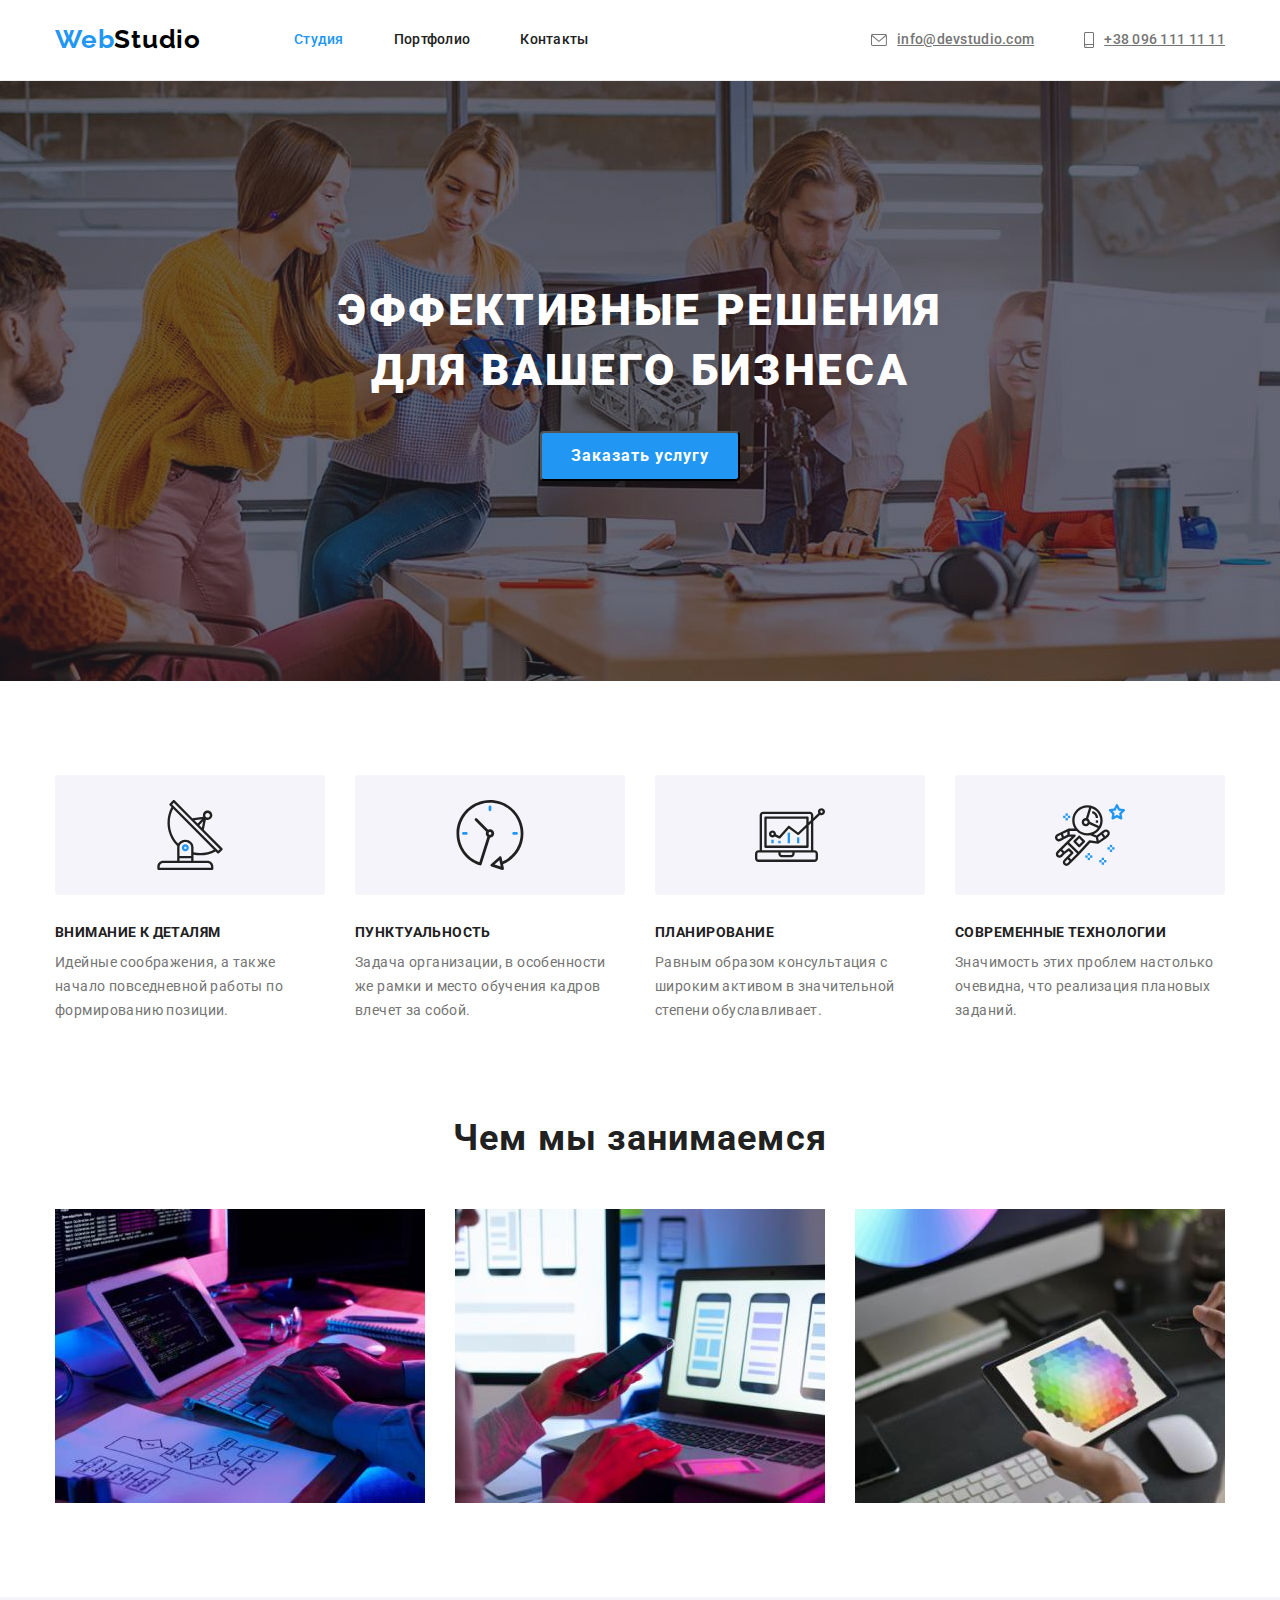
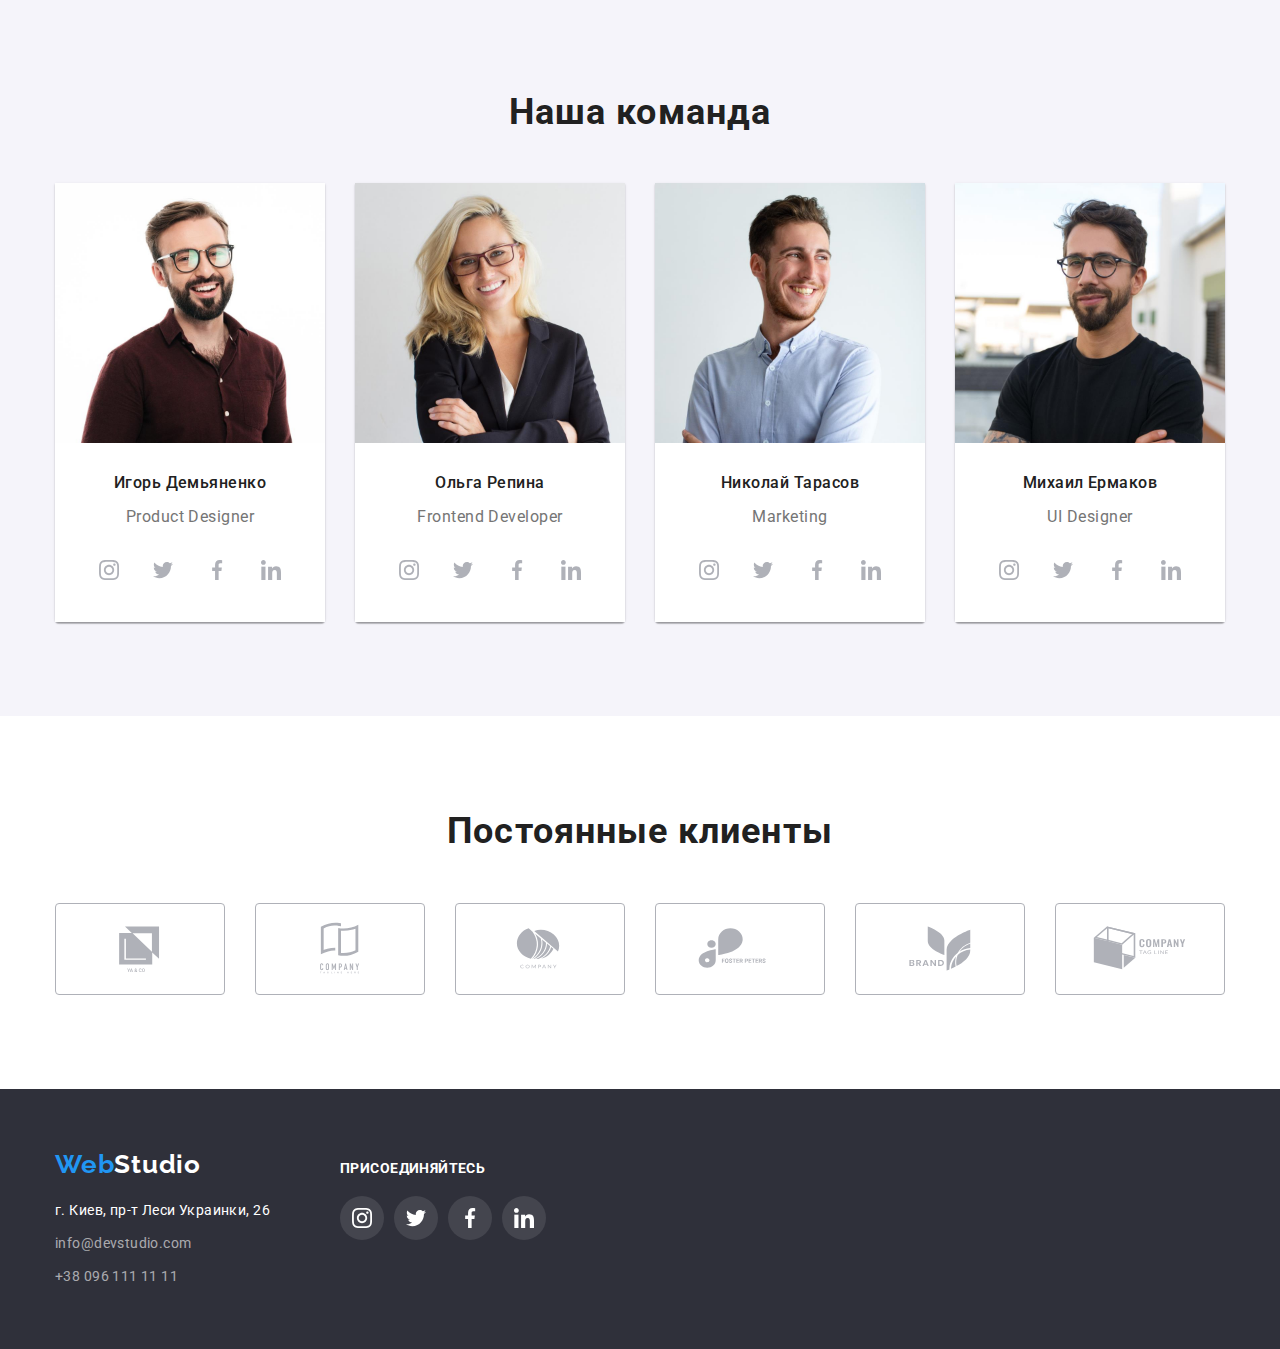
<file: index.html>
<!DOCTYPE html>
<html lang="ru">
  <head>
    <meta charset="UTF-8" />
    <meta http-equiv="X-UA-Compatible" content="IE=edge" />
    <meta name="viewport" content="width=device-width, initial-scale=1.0" />
    <title>Домашнее задание 4</title>
    <link
      rel="stylesheet"
      href="https://cdnjs.cloudflare.com/ajax/libs/modern-normalize/1.1.0/modern-normalize.min.css"
    />
    <link
      href="https://fonts.googleapis.com/css2?family=Raleway:wght@700&family=Roboto:wght@400;500;700;900&display=swap"
      rel="stylesheet"
    />
    <link rel="stylesheet" href="./css/styles.css" />
  </head>

  <body>
    <!--верхняя линия-->
    <header class="header">
      <div class="container nav">
        <a href="./index.html" class="logo-link link"
          ><span class="logo">Web</span
          ><span class="logo-header">Studio</span></a
        >
        <nav class="header-navigation">
          <ul class="header-list list">
            <li class="header-item">
              <a class="header-link link current" href="./index.html">Студия</a>
            </li>
            <li class="header-item">
              <a class="header-link link" href="./portfolio.html">Портфолио</a>
            </li>
            <li class="header-item">
              <a class="header-link link" href="">Контакты</a>
            </li>
          </ul>
        </nav>
        <ul class="contacs list">
          <li class="contakts-item-mail">
            <a class="contakts-item-link mail" href="mailto:info@devstudio.com">
              <svg class="link-mail" width="16" height="12">
                <use href="./images/symbol-defs.svg#envelope-hover"></use>
              </svg>
              info@devstudio.com</a
            >
          </li>
          <li class="contakts-item-tel">
            <a class="contakts-item-link tel" href="tel:+380961111111">
              <svg class="link-tel" width="10" height="16">
                <use href="./images/symbol-defs.svg#smartphone"></use>
              </svg>
              +38 096 111 11 11</a
            >
          </li>
        </ul>
      </div>
    </header>
    <main>
      <!--Герой-->
      <section class="hero">
        <div class="container">
          <h1 class="hero-title">
            ЭФФЕКТИВНЫЕ РЕШЕНИЯ <br />
            ДЛЯ ВАШЕГО БИЗНЕСА
          </h1>
          <button class="hero-title-button" type="button">
            Заказать услугу
          </button>
        </div>
      </section>
      <!--особенности-->
      <section class="section">
        <div class="container">
          <h2 class="visually-hidden">Особенности</h2>
          <ul class="features list">
            <li class="feutures-item">
              <div class="feutures-icon">
                <svg class="svg-feuters-icon" width="70" height="70">
                  <use href="./images/symbol-defs.svg#icon-antenna"></use>
                </svg>
              </div>
              <h3 class="feutures-title">Внимание к деталям</h3>
              <p class="feutures-text">
                Идейные соображения, а также начало повседневной работы по
                формированию позиции.
              </p>
            </li>
            <li class="feutures-item">
              <div class="feutures-icon">
                <svg class="svg-feuters-icon" width="70" height="70">
                  <use href="./images/symbol-defs.svg#icon-clock"></use>
                </svg>
              </div>
              <h3 class="feutures-title">Пунктуальность</h3>
              <p class="feutures-text">
                Задача организации, в особенности же рамки и место обучения
                кадров влечет за собой.
              </p>
            </li>
            <li class="feutures-item">
              <div class="feutures-icon">
                <svg class="svg-feuters-icon" width="70" height="70">
                  <use href="./images/symbol-defs.svg#icon-diagram"></use>
                </svg>
              </div>
              <h3 class="feutures-title">Планирование</h3>
              <p class="feutures-text">
                Равным образом консультация с широким активом в значительной
                степени обуславливает.
              </p>
            </li>
            <li class="feutures-item">
              <div class="feutures-icon">
                <svg class="svg-feuters-icon" width="70" height="70">
                  <use href="./images/symbol-defs.svg#icon-astronaut"></use>
                </svg>
              </div>
              <h3 class="feutures-title">Современные технологии</h3>
              <p class="feutures-text">
                Значимость этих проблем настолько очевидна, что реализация
                плановых заданий.
              </p>
            </li>
          </ul>
        </div>
      </section>
      <!--чем занимаемся-->
      <section class="section work">
        <div class="container">
          <h2 class="heading">Чем мы занимаемся</h2>
          <ul class="work-list list">
            <li class="work-item">
              <img
                src="./images/box1.jpg"
                alt="програмист работает за столом в офисе"
                width="370"
              />
            </li>
            <li class="work-item">
              <img
                src="./images/box2.jpg"
                alt="разработка мобильных приложений"
                width="370"
              />
            </li>
            <li class="work-item">
              <img
                src="./images/box3.jpg"
                alt="веб дизайнер подбирает цвет на графическом планшете"
                width="370"
              />
            </li>
          </ul>
        </div>
      </section>
      <!--наша команда-->
      <section class="section section-team">
        <div class="container">
          <h2 class="heading-team">Наша команда</h2>

          <ul class="team-list">
            <li class="team-item-img">
              <img src="./images/img.jpg" alt="employee photo" width="270" />
              <div class="tiam-section">
                <h3 class="team-title">Игорь Демьяненко</h3>
                <p class="team-text">Product Designer</p>
                <ul class="icon-list">
                  <li class="icon-item">
                    <a class="icon-link" href="">
                      <svg class="icon" width="20" height="20">
                        <use href="./images/symbol-defs.svg#instagram"></use>
                      </svg>
                    </a>
                  </li>
                  <li class="icon-item">
                    <a class="icon-link" href="">
                      <svg class="icon" width="20" height="20">
                        <use href="./images/symbol-defs.svg#twitter"></use>
                      </svg>
                    </a>
                  </li>
                  <li class="icon-item">
                    <a class="icon-link" href="">
                      <svg class="icon" width="20" height="20">
                        <use href="./images/symbol-defs.svg#facebook"></use>
                      </svg>
                    </a>
                  </li>
                  <li class="icon-item">
                    <a class="icon-link" href="">
                      <svg class="icon" width="20" height="20">
                        <use href="./images/symbol-defs.svg#linkedin"></use>
                      </svg>
                    </a>
                  </li>
                </ul>
              </div>
            </li>
            <li class="team-item-img">
              <img src="./images/img2.jpg" alt="employee photo" width="270" />
              <div class="tiam-section">
                <h3 class="team-title">Ольга Репина</h3>
                <p class="team-text">Frontend Developer</p>
                <ul class="icon-list">
                  <li class="icon-item">
                    <a class="icon-link" href="">
                      <svg class="icon" width="20" height="20">
                        <use href="./images/symbol-defs.svg#instagram"></use>
                      </svg>
                    </a>
                  </li>
                  <li class="icon-item">
                    <a class="icon-link" href="">
                      <svg class="icon" width="20" height="20">
                        <use href="./images/symbol-defs.svg#twitter"></use>
                      </svg>
                    </a>
                  </li>
                  <li class="icon-item">
                    <a class="icon-link" href="">
                      <svg class="icon" width="20" height="20">
                        <use href="./images/symbol-defs.svg#facebook"></use>
                      </svg>
                    </a>
                  </li>
                  <li class="icon-item">
                    <a class="icon-link" href="">
                      <svg class="icon" width="20" height="20">
                        <use href="./images/symbol-defs.svg#linkedin"></use>
                      </svg>
                    </a>
                  </li>
                </ul>
              </div>
            </li>
            <li class="team-item-img">
              <img src="./images/img3.jpg" alt="employee photo" width="270" />
              <div class="tiam-section">
                <h3 class="team-title">Николай Тарасов</h3>
                <p class="team-text">Marketing</p>
                <ul class="icon-list">
                  <li class="icon-item">
                    <a class="icon-link" href="">
                      <svg class="icon" width="20" height="20">
                        <use href="./images/symbol-defs.svg#instagram"></use>
                      </svg>
                    </a>
                  </li>

                  <li class="icon-item">
                    <a class="icon-link" href="">
                      <svg class="icon" width="20" height="20">
                        <use href="./images/symbol-defs.svg#twitter"></use>
                      </svg>
                    </a>
                  </li>

                  <li class="icon-item">
                    <a class="icon-link" href="">
                      <svg class="icon" width="20" height="20">
                        <use href="./images/symbol-defs.svg#facebook"></use>
                      </svg>
                    </a>
                  </li>

                  <li class="icon-item">
                    <a class="icon-link" href="">
                      <svg class="icon" width="20" height="20">
                        <use href="./images/symbol-defs.svg#linkedin"></use>
                      </svg>
                    </a>
                  </li>
                </ul>
              </div>
            </li>
            <li class="team-item-img">
              <img src="./images/img4.jpg" alt="employee photo" width="270" />
              <div class="tiam-section">
                <h3 class="team-title">Михаил Ермаков</h3>
                <p class="team-text">UI Designer</p>
                <ul class="icon-list">
                  <li class="icon-item">
                    <a class="icon-link" href="">
                      <svg class="icon" width="20" height="20">
                        <use href="./images/symbol-defs.svg#instagram"></use>
                      </svg>
                    </a>
                  </li>

                  <li class="icon-item">
                    <a class="icon-link" href="">
                      <svg class="icon" width="20" height="20">
                        <use href="./images/symbol-defs.svg#twitter"></use>
                      </svg>
                    </a>
                  </li>

                  <li class="icon-item">
                    <a class="icon-link" href="">
                      <svg class="icon" width="20" height="20">
                        <use href="./images/symbol-defs.svg#facebook"></use>
                      </svg>
                    </a>
                  </li>

                  <li class="icon-item">
                    <a class="icon-link" href="">
                      <svg class="icon" width="20" height="20">
                        <use href="./images/symbol-defs.svg#linkedin"></use>
                      </svg>
                    </a>
                  </li>
                </ul>
              </div>
            </li>
          </ul>
        </div>
      </section>
      <!-- постоянные клиенты -->
      <section class="section">
        <div class="container">
          <h2 class="heading-clients">Постоянные клиенты</h2>
          <ul class="clients-list">
            <li class="clients-item">
              <a class="clients-link" href="">
                <svg class="icon" width="106" height="60">
                  <use href="./images/symbol-defs.svg#icon-Logo"></use>
                </svg>
              </a>
            </li>
            <li class="clients-item">
              <a class="clients-link" href="">
                <svg class="icon" width="106" height="60">
                  <use href="./images/symbol-defs.svg#icon-Logo1"></use>
                </svg>
              </a>
            </li>
            <li class="clients-item">
              <a class="clients-link" href="">
                <svg class="icon" width="106" height="60">
                  <use href="./images/symbol-defs.svg#icon-Logo2"></use>
                </svg>
              </a>
            </li>
            <li class="clients-item">
              <a class="clients-link" href="">
                <svg class="icon" width="106" height="60">
                  <use href="./images/symbol-defs.svg#icon-Logo4"></use>
                </svg>
              </a>
            </li>
            <li class="clients-item">
              <a class="clients-link" href="">
                <svg class="icon" width="106" height="60">
                  <use href="./images/symbol-defs.svg#icon-Logo5"></use>
                </svg>
              </a>
            </li>
            <li class="clients-item">
              <a class="clients-link" href="">
                <svg class="icon" width="106" height="60">
                  <use href="./images/symbol-defs.svg#icon-Logo6"></use>
                </svg>
              </a>
            </li>
          </ul>
        </div>
      </section>
    </main>
    <!--подвал-->
    <footer class="footer">
      <div class="container foot">
        <div class="footer-address">
          <a href="./index.html" class="logo-link-footer link"
            ><span class="logo">Web</span
            ><span class="logo-footer">Studio</span></a
          >
          <address>
            <ul class="address list">
              <li class="address-item">
                <a
                  href="https://www.google.com/maps/place/%D0%B1%D1%83%D0%BB.+%D0%9B%D0%B5%D1%81%D0%B8+%D0%A3%D0%BA%D1%80%D0%B0%D0%B8%D0%BD%D0%BA%D0%B8,+26,+%D0%9A%D0%B8%D0%B5%D0%B2,+02000/@50.4265807,30.5361971,17z/data=!4m13!1m7!3m6!1s0x40d4cf0e033ecbe9:0x57a4dffefec77da0!2z0LHRg9C7LiDQm9C10YHQuCDQo9C60YDQsNC40L3QutC4LCAyNiwg0JrQuNC10LIsIDAyMDAw!3b1!8m2!3d50.4265807!4d30.5383858!3m4!1s0x40d4cf0e033ecbe9:0x57a4dffefec77da0!8m2!3d50.4265807!4d30.5383858"
                  class="address-link link"
                  >г. Киев, пр-т Леси Украинки, 26</a
                >
              </li>
              <li class="address-item">
                <a href="mailto:info@devstudio.com" class="address-footer link"
                  >info@devstudio.com</a
                >
              </li>
              <li class="address-item">
                <a href="tel:+380961111111" class="address-footer link"
                  >+38 096 111 11 11</a
                >
              </li>
            </ul>
          </address>
        </div>
        <div class="social">
          <h3 class="footer-soc">ПРИСОЕДИНЯЙТЕСЬ</h3>

          <ul class="footer-social-list">
            <li class="footer-social-item">
              <a class="footer-social-link" href="">
                <svg class="icon" width="20" height="20">
                  <use href="./images/symbol-defs.svg#instagram"></use>
                </svg>
              </a>
            </li>
            <li class="footer-social-item">
              <a class="footer-social-link" href="">
                <svg class="icon" width="20" height="20">
                  <use href="./images/symbol-defs.svg#twitter"></use>
                </svg>
              </a>
            </li>
            <li class="footer-social-item">
              <a class="footer-social-link" href="">
                <svg class="icon" width="20" height="20">
                  <use href="./images/symbol-defs.svg#facebook"></use>
                </svg>
              </a>
            </li>
            <li class="footer-social-item">
              <a class="footer-social-link" href="">
                <svg class="icon" width="20" height="20">
                  <use href="./images/symbol-defs.svg#linkedin"></use>
                </svg>
              </a>
            </li>
          </ul>
        </div>
      </div>
    </footer>
  </body>
</html>
</file>
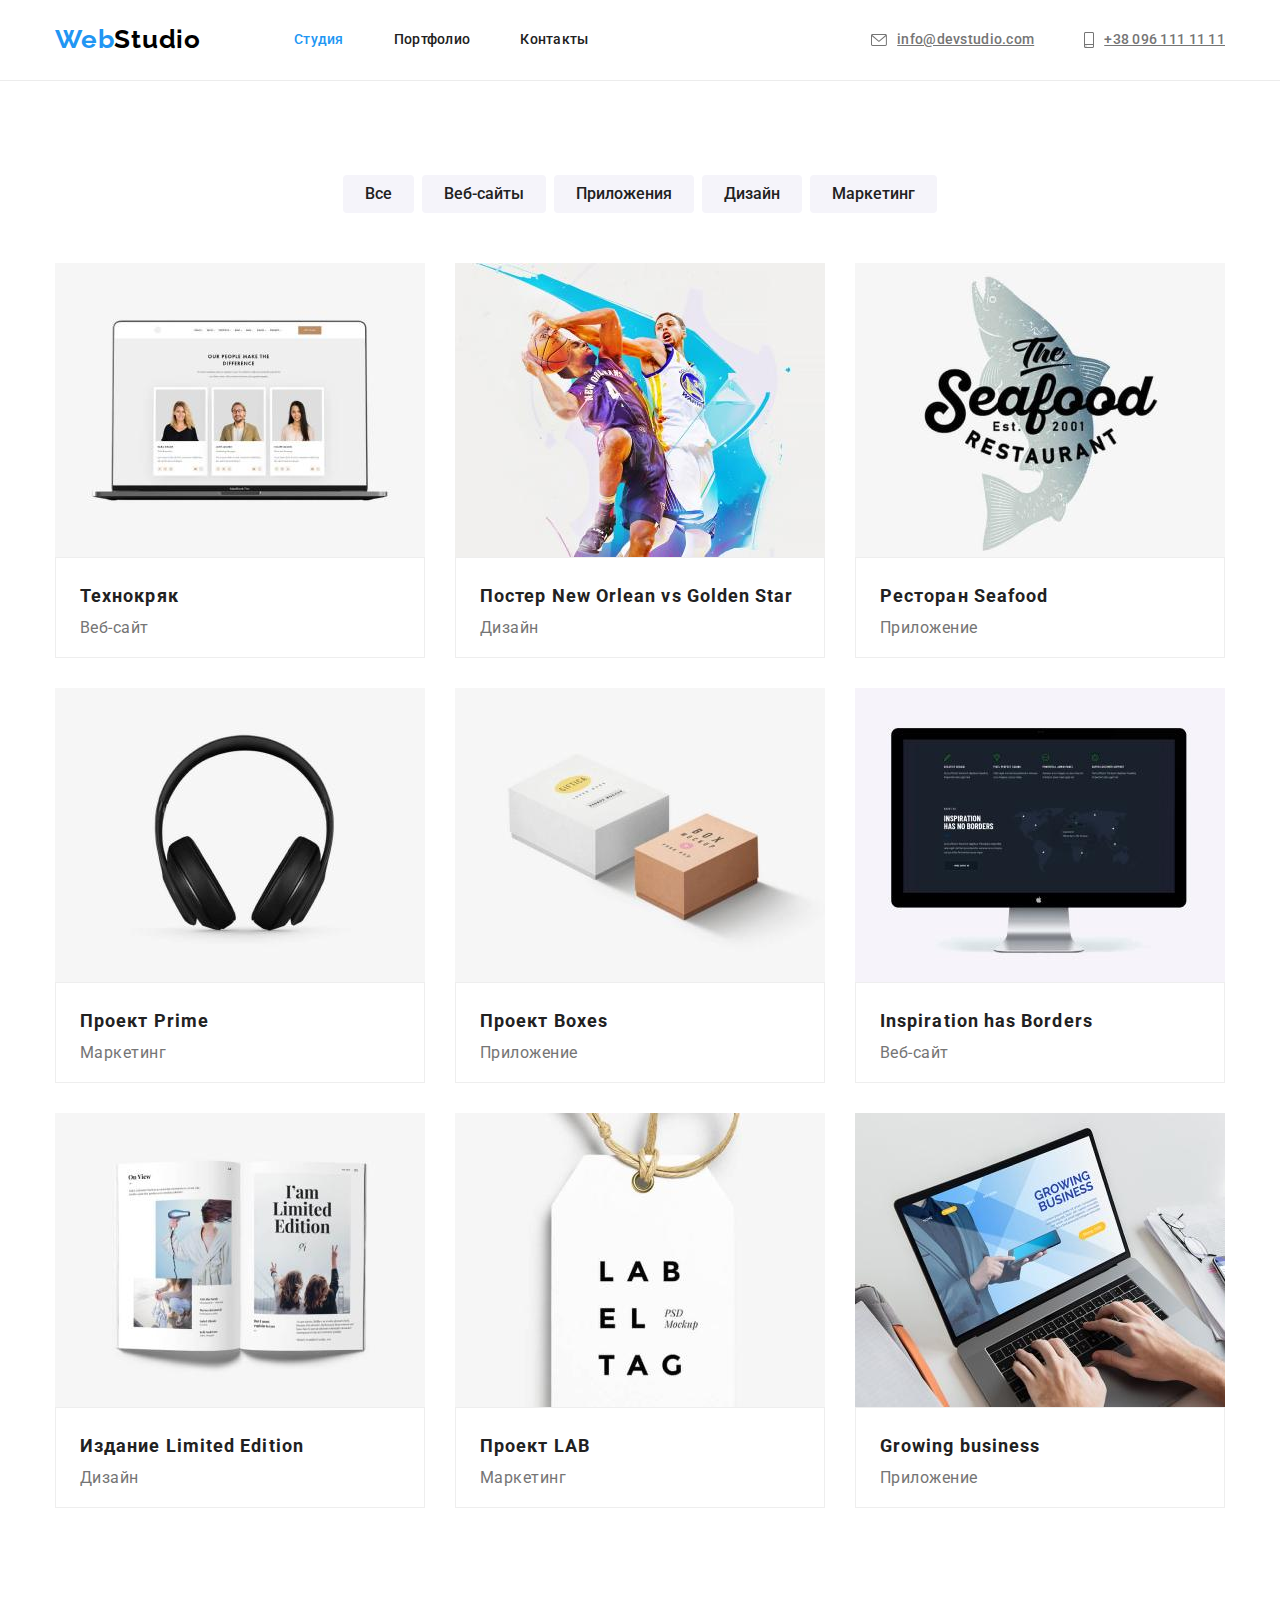
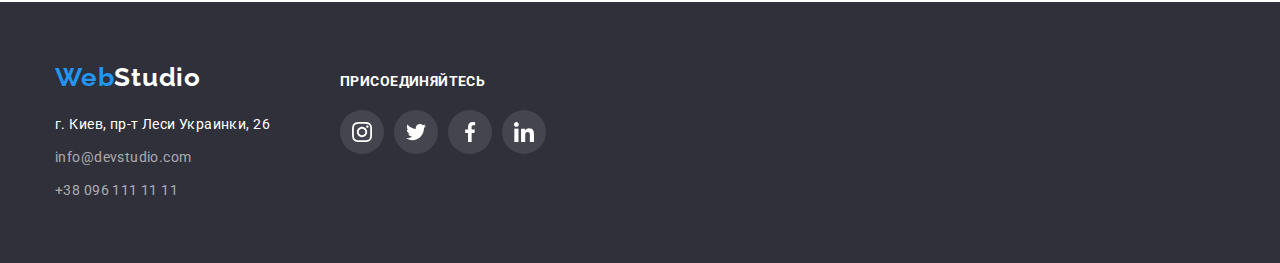
<file: portfolio.html>
<!DOCTYPE html>
<html lang="ru">
  <head>
    <meta charset="UTF-8" />
    <meta http-equiv="X-UA-Compatible" content="IE=edge" />
    <meta name="viewport" content="width=device-width, initial-scale=1.0" />
    <title>домашнего задания 4.</title>
    <link
      rel="stylesheet"
      href="https://cdnjs.cloudflare.com/ajax/libs/modern-normalize/1.1.0/modern-normalize.min.css"
    />
    <link
      href="https://fonts.googleapis.com/css2?family=Raleway:wght@700&family=Roboto:wght@400;500;700;900&display=swap"
      rel="stylesheet"
    />
    <link rel="stylesheet" href="./css/styles.css" />
  <header class="header">
      <div class="container nav">
        <a href="./index.html" class="logo-link link"
          ><span class="logo">Web</span
          ><span class="logo-header">Studio</span></a
        >
        <nav class="header-navigation">
          <ul class="header-list list">
            <li class="header-item">
              <a class="header-link link current" href="./index.html">Студия</a>
            </li>
            <li class="header-item">
              <a class="header-link link" href="./portfolio.html">Портфолио</a>
            </li>
            <li class="header-item">
              <a class="header-link link" href="">Контакты</a>
            </li>
          </ul>
        </nav>
        <ul class="contacs list">
          <li class="contakts-item-mail">
            <a class="contakts-item-link mail" href="mailto:info@devstudio.com">
              <svg class="link-mail" width="16" height="12">
                <use href="./images/symbol-defs.svg#envelope-hover"></use>
              </svg>
              info@devstudio.com</a
            >
          </li>
          <li class="contakts-item-tel">
            <a class="contakts-item-link tel" href="tel:+380961111111"
              >
              <svg class="link-tel" width="10" height="16">
                <use href="./images/symbol-defs.svg#smartphone"></use>
              </svg>
              +38 096 111 11 11</a
            >
          </li>
        </ul>
      </div>
    </header>

    <main>
      <!--фильтр-->
      <section class="section">
        <div class="container">
          <h1 class="visually-hidden">набор фильтров</h1>
          <ul class="filter">
            <li class="filter-item">
              <button type="button" class="filter-button">Все</button>
            </li>
            <li class="filter-item">
              <button type="button" class="filter-button">Веб-сайты</button>
            </li>
            <li class="filter-item">
              <button type="button" class="filter-button">Приложения</button>
            </li>
            <li class="filter-item">
              <button type="button" class="filter-button">Дизайн</button>
            </li>
            <li class="filter-item">
              <button type="button" class="filter-button">Маркетинг</button>
            </li>
          </ul>
          <!-- </div> -->

          <!--проэкты-->
          <!-- <div class="container"> -->
          <ul class="project">
            <li class="project-item">
              <a href="" class="project-link link"
                ><img
                  src="./images/img-web.jpg"
                  alt="Технокряк"
                  width="370"
                  height="294"
                />
                <div class="porjekt-section">
                  <h2 class="project-title">Технокряк</h2>
                  <p class="project-text">Веб-сайт</p>
                </div>
              </a>
            </li>

            <li class="project-item">
              <a href="" class="project-link link"
                ><img
                  src="./images/img-poster.jpg"
                  alt="Постер New Orlean vs Golden Star"
                  width="370"
                  height="294"
                />
                <div class="porjekt-section">
                  <h2 class="project-title">
                    Постер New Orlean vs Golden Star
                  </h2>
                  <p class="project-text">Дизайн</p>
                </div>
              </a>
            </li>

            <li class="project-item">
              <a href="" class="project-link link"
                ><img
                  src="./images/img-restoran.jpg"
                  alt="Ресторан Seafood"
                  width="370"
                  height="294"
                />
                <div class="porjekt-section">
                  <h2 class="project-title">Ресторан Seafood</h2>
                  <p class="project-text">Приложение</p>
                </div>
              </a>
            </li>

            <li class="project-item">
              <a href="" class="project-link link"
                ><img
                  src="./images/img-prime.jpg"
                  alt="Проект Prime"
                  width="370"
                  height="294"
                />
                <div class="porjekt-section">
                  <h2 class="project-title">Проект Prime</h2>
                  <p class="project-text">Маркетинг</p>
                </div>
              </a>
            </li>

            <li class="project-item">
              <a href="" class="project-link link"
                ><img
                  src="./images/img-boxes.jpg"
                  alt="Проект Boxes"
                  width="370"
                  height="294"
                />
                <div class="porjekt-section">
                  <h2 class="project-title">Проект Boxes</h2>
                  <p class="project-text">Приложение</p>
                </div>
              </a>
            </li>

            <li class="project-item">
              <a href="" class="project-link link"
                ><img
                  src="./images/img-borders.jpg"
                  alt="Inspiration has Borders"
                  width="370"
                  height="294"
                />
                <div class="porjekt-section">
                  <h2 class="project-title">Inspiration has Borders</h2>
                  <p class="project-text">Веб-сайт</p>
                </div>
              </a>
            </li>

            <li class="project-item">
              <a href="" class="project-link link"
                ><img
                  src="./images/img-limited.jpg"
                  alt="Издание Limited Edition"
                  width="370"
                  height="294"
                />
                <div class="porjekt-section">
                  <h2 class="project-title">Издание Limited Edition</h2>
                  <p class="project-text">Дизайн</p>
                </div>
              </a>
            </li>

            <li class="project-item">
              <a href="" class="project-link link"
                ><img
                  src="./images/img-lab.jpg"
                  alt="Проект LAB"
                  width="370"
                  height="294"
                />
                <div class="porjekt-section">
                  <h2 class="project-title">Проект LAB</h2>
                  <p class="project-text">Маркетинг</p>
                </div>
              </a>
            </li>

            <li class="project-item">
              <a href="" class="project-link link"
                ><img
                  src="./images/img-growing-business.jpg"
                  alt="Growing business"
                  width="370"
                  height="294"
                />
                <div class="porjekt-section">
                  <h2 class="project-title">Growing business</h2>
                  <p class="project-text">Приложение</p>
                </div>
              </a>
            </li>
          </ul>
        </div>
      </section>
    </main>

    <!--подвал-->
    <footer class="footer">
      <div class="container foot">
        <div class="footer-address">
          <a href="./index.html" class="logo-link-footer link"
            ><span class="logo">Web</span
            ><span class="logo-footer">Studio</span></a
          >
          <address>
            <ul class="address list">
              <li class="address-item">
                <a
                  href="https://www.google.com/maps/place/%D0%B1%D1%83%D0%BB.+%D0%9B%D0%B5%D1%81%D0%B8+%D0%A3%D0%BA%D1%80%D0%B0%D0%B8%D0%BD%D0%BA%D0%B8,+26,+%D0%9A%D0%B8%D0%B5%D0%B2,+02000/@50.4265807,30.5361971,17z/data=!4m13!1m7!3m6!1s0x40d4cf0e033ecbe9:0x57a4dffefec77da0!2z0LHRg9C7LiDQm9C10YHQuCDQo9C60YDQsNC40L3QutC4LCAyNiwg0JrQuNC10LIsIDAyMDAw!3b1!8m2!3d50.4265807!4d30.5383858!3m4!1s0x40d4cf0e033ecbe9:0x57a4dffefec77da0!8m2!3d50.4265807!4d30.5383858"
                  class="address-link link"
                  >г. Киев, пр-т Леси Украинки, 26</a
                >
              </li>
              <li class="address-item">
                <a href="mailto:info@devstudio.com" class="address-footer link"
                  >info@devstudio.com</a
                >
              </li>
              <li class="address-item">
                <a href="tel:+380961111111" class="address-footer link"
                  >+38 096 111 11 11</a
                >
              </li>
            </ul>
          </address>
        </div>

        <div class="social">
          <h3 class="footer-soc" >ПРИСОЕДИНЯЙТЕСЬ</h3>
          
          <ul class="footer-social-list">
            <li class="footer-social-item">
              <a class="footer-social-link" href="">
                 <svg class="icon" width="20" height="20">
                        <use href="./images/symbol-defs.svg#instagram"></use>
                      </svg>
              </a>
            </li>

            <li class="footer-social-item">
              <a class="footer-social-link" href="">
                <svg class="icon" width="20" height="20">
                        <use href="./images/symbol-defs.svg#twitter"></use>
                      </svg>
              </a>
            </li>

            <li class="footer-social-item">
              <a class="footer-social-link" href="">
                <svg class="icon" width="20" height="20">
                        <use href="./images/symbol-defs.svg#facebook"></use>
                      </svg></a>
            </li>

            <li class="footer-social-item">
              <a class="footer-social-link" href="">
                <svg class="icon" width="20" height="20">
                        <use href="./images/symbol-defs.svg#linkedin"></use>
                      </svg>
              </a>
            </li>
          </ul>
        </div>
      </div>
    </footer>
  </body>
</html>
</file>
<file: css/styles.css>
:root {
  --primary-text-color: #757575;
  --title-text-color: #212121;
  --accent-color: #2196f3;
  --button-text-color: #000000;
  --primari-bg-color: #ffffff;
  --primari-hero-color: #2f303a;
  --section-team-button: #f5f4fa;
  --project-gap: 30px;
  --icon-background: #afb1b8;
}
body {
  background-color: var(--primari-bg-color);
  color: var(--title-text-color);
  font-family: roboto, sans-serif;
}

h1,
h2,
h3,
h4,
ul,
li,
p {
  margin-top: 0px;
  margin-bottom: 0px;
}

img {
  display: block;
  max-width: 100%;
  height: auto;
}
.link {
  text-decoration: none;
}
ul {
  list-style: none;
  padding: 0px;
  margin: 0px;
}
.container {
  width: 1200px;
  margin: 0px auto;
  padding: 0px 15px;
}
.visually-hidden {
  position: absolute;
  clip: rect(0 0 0 0);
  width: 1px;
  height: 1px;
  margin: -1px;
}

.header {
  border-bottom-width: 1px;
  border-bottom-style: solid;
  border-bottom-color: #ececec;
  background-color: var(--primari-bg-color);
}

.nav {
  display: flex;
  align-items: center;
}

.header-list {
  display: flex;
}
.header-item {
  margin-right: 50px;
}
.header-item:last-of-type {
  margin-right: 0px;
}

.header-item {
  display: flex;
  flex-direction: column;
  flex-direction: row;
}
.contacs {
  margin-left: auto;
  display: flex;
}

.contakts-item-mail {
  margin-right: 50px;
}

.contakts-item-link {
  display: flex;
  align-items: center;
  font-weight: 500;
  font-size: 14px;
  line-height: 1.14;
  letter-spacing: 0.02em;
  color: var(--primary-text-color);
  padding: 32px 0 32px 0;
}

.contakts-item-link:hover,
.contakts-item-link:focus {
  color: var(--accent-color);
}
/* значки почты и телефона */
.link-mail {
  fill: currentColor;

  content: var(--button-text-color);
  margin-top: 0px;
  margin-right: 10px;
}
.link-tel {
  fill: currentColor;

  content: var(--button-text-color);
  margin-top: 0px;
  margin-right: 10px;
}

/* логотип*/

.logo-link {
  padding: 24px 0px 25px 0px;
  margin-right: 93px;
  color: var(--accent-color);
  font-family: Raleway, sans-serif;
  font-weight: 700;
  font-size: 26px;
  line-height: 1.19;
  letter-spacing: 0.03em;
}
.logo-link-footer {
  display: block;
  color: var(--accent-color);
  font-family: Raleway, sans-serif;
  font-weight: 700;
  font-size: 26px;
  line-height: 1.19;
  letter-spacing: 0.03em;
  margin-bottom: 20px;
}
.logo-header {
  color: var(--button-text-color);
}

/* шапка ссылки */

.header-link {
  display: block;
  font-weight: 500;
  font-size: 14px;
  line-height: 1.14;
  letter-spacing: 0.02em;
  padding: 32px 0px 32px 0px;

  color: var(--title-text-color);
}

.header-link:hover,
.header-link:focus {
  color: var(--accent-color);
}
.header-link.current {
  color: var(--accent-color);
}
/* адрес телефон шапка */

/* герой */
.hero {
  padding-top: 200px;
  padding-bottom: 200px;
  text-align: center;
  background-color: var(--primari-hero-color);

  /* размер картинки и фон */

  max-width: 1600px;
  height: 600px;
  margin-left: auto;
  margin-right: auto;
  background-image: linear-gradient(
      to right,
      rgba(47, 48, 58, 0.4),
      rgba(47, 48, 58, 0.4)
    ),
    url(../images/hero.jpg);
  background-size: cover;
  background-repeat: no-repeat;
  background-position: center;

  /* outline: 1px solid #f70404; */
}

.hero-title {
  margin: 0px;
  color: var(--primari-bg-color);
  font-weight: 900;
  font-size: 44px;
  line-height: 1.36;
  text-align: center;
  letter-spacing: 0.06em;
  text-transform: uppercase;
  margin-bottom: 30px;
}

/* кнопка героя */
.hero-title-button {
  width: 200px;
  height: 50px;
  box-shadow: 0px 4px 4px rgba(0, 0, 0, 0.15);
  border-radius: 4px;
  background: var(--accent-color);
  cursor: pointer;
  color: var(--primari-bg-color);
  font-weight: 700;
  font-size: 16px;
  line-height: 1.88;
  align-items: center;
  text-align: center;
  letter-spacing: 0.06em;
}
/* особенности */
.section {
  padding-top: 94px;
  padding-bottom: 94px;
}
.feutures-title {
  color: var(--title-text-color);
  font-weight: 700;
  font-size: 14px;
  line-height: 1.14;
  letter-spacing: 0.03em;
  text-transform: uppercase;
  margin-bottom: 10px;
}
.feutures-text {
  color: var(--primary-text-color);
  font-weight: 400;
  font-size: 14px;
  line-height: 1.71;
  letter-spacing: 0.03em;
}

.features {
  display: flex;
  padding-left: 0px;
  margin-top: 0px;
}
.feutures-item {
  display: block;
  margin-right: 30px;
}
.feutures-item:last-of-type {
  margin-right: 0px;
}

.feutures-icon {
  display: flex;
  justify-content: center;
  align-items: center;
  width: 270px;
  height: 120px;
  background-color: var(--section-team-button);
  border-radius: 4px;
  margin-bottom: 30px;
}
.svg-feuters-icon {
  width: 70px;
  height: 70px;
}

/* чем занимаемся */

.work {
  padding-top: 0px;
}
.heading {
  color: var(--title-text-color);
  font-weight: 700;
  font-size: 36px;
  line-height: 1.17;
  text-align: center;
  letter-spacing: 0.03em;
  margin-bottom: 50px;
}

.work-list {
  display: flex;
}

.work-item:not(:last-child) {
  margin-right: 30px;
}
/* наша команда */
.section-team {
  background-color: var(--section-team-button);
}

.heading-team {
  color: var(--title-text-color);
  font-weight: 700;
  font-size: 36px;
  line-height: 1.17;
  text-align: center;
  letter-spacing: 0.03em;
  padding-top: 94px;
  margin-bottom: 50px;
}
.section-team {
  padding-top: 0px;
}
.team-list {
  display: flex;
}
.team-item-img {
  box-shadow: 0px 1px 3px rgba(0, 0, 0, 0.12), 0px 1px 1px rgba(0, 0, 0, 0.14),
    0px 2px 1px rgba(0, 0, 0, 0.2);
  border-radius: 0px 0px 4px 4px;
  margin-right: 30px;
}
.team-item-img:last-of-type {
  margin-right: 0px;
}
.tiam-section {
  padding-top: 30px;
  padding-bottom: 30px;
  background-color: var(--primari-bg-color);
}

.team-title {
  color: var(--title-text-color);
  font-weight: 500;
  font-size: 16px;
  line-height: 1.19;
  text-align: center;
  letter-spacing: 0.03em;
  margin-bottom: 10px;
}

.team-text {
  color: var(--primary-text-color);
  font-weight: normal;
  font-size: 16px;
  line-height: 1.9;
  text-align: center;
  letter-spacing: 0.03em;
  margin-bottom: 16px;
}

/* соц сети у сотрудников */
.icon-list {
  display: flex;
  justify-content: center;
}
.icon-item:not(:last-child) {
  margin-right: 10px;
}

.icon-link {
  display: flex;
  justify-content: center;
  align-items: center;

  border-radius: 22px;
  height: 44px;
  width: 44px;
  background-color: var(--primary-white-color);
  fill: var(--icon-background);
}

.icon-link:hover,
.icon-link:focus {
  fill: var(--primari-bg-color);
  background-color: var(--accent-color);
}

.icon {
  justify-content: center;
  align-self: center;
}
.heading-clients {
  color: var(--title-text-color);
  font-weight: 700;
  font-size: 36px;
  line-height: 1.17;
  text-align: center;
  letter-spacing: 0.03em;
  margin-bottom: 50px;
}

/* постоянные клиенты */

.clients-list {
  display: flex;
  justify-content: center;
}
.clients-item:not(:last-child) {
  margin-right: 30px;
}

.clients-link {
  display: flex;
  justify-content: center;
  height: 92px;
  width: 170px;
  padding: 16px 32px;
  fill: var(--icon-background);
  border: 1px solid #afb1b8;
  box-sizing: border-box;
  border-radius: 4px;
}

.clients-link:hover,
.clients-link:focus {
  fill: var(--accent-color);
  border-color: var(--accent-color);
}

/* подвал */
.footer {
  padding-top: 60px;
  padding-bottom: 60px;
  background-color: var(--primari-hero-color);
}

.address {
  font-style: normal;
}
.logo-footer {
  color: var(--primari-bg-color);
  font-family: Raleway;
  font-style: normal;
  font-weight: 700;
  font-size: 26px;
  line-height: 1.19;
  letter-spacing: 0.03em;
}
.address-item:nth-child(-n + 2) {
  margin-bottom: 9px;
}
.address-link {
  color: #ffffff;
  font-weight: 400;
  font-size: 14px;
  line-height: 1.71;
  letter-spacing: 0.03em;
  text-decoration: none;
}

.address-footer {
  color: rgba(255, 255, 255, 0.6);
  font-weight: 400;
  font-size: 14px;
  line-height: 1.71;
  letter-spacing: 0.03em;
}

.footer-address {
  margin-right: 70px;
}
.foot {
  display: flex;
  align-items: baseline;
}

.footer-soc {
  font-weight: 700;
  font-size: 14px;
  line-height: 1.14;
  letter-spacing: 0.03em;
  text-transform: uppercase;
  color: var(--primari-bg-color);
  margin-bottom: 20px;
}

.footer-social-list {
  display: flex;
}
.footer-social-item:not(:last-child) {
  margin-right: 10px;
}
.footer-social-link {
  display: flex;
  padding: 12px;
  fill: var(--primari-bg-color);
  background-color: rgba(255, 255, 255, 0.1);
  border-radius: 50%;
}
.footer-social-link:hover,
.footer-social-link:focus {
  fill: var(--primari-bg-color);
  background-color: var(--accent-color);
}
/* секция портфолио */

/* кнопки портфолио */
.filter {
  display: flex;
  justify-content: center;
  margin-bottom: 50px;
}
.filter-item:not(:last-child) {
  margin-right: 8px;
}

.filter-button {
  padding: 6px 22px;
  font-weight: 500;
  font-size: 16px;
  line-height: 1.62;
  color: var(--title-text-color);
  background: var(--section-team-button);
  border: none;
  border-radius: 4px;
  text-align: center;
  cursor: pointer;
}

.filter-button:hover,
.filter-button:focus {
  background-color: var(--accent-color);
  color: var(--primari-bg-color);
}
/* ссылки портфолио */

.project {
  display: flex;
  flex-wrap: wrap;

  padding: 0px;
  margin: 0px;
  margin-left: calc(-1 * var(--project-gap));
  margin-top: calc(-1 * var(--project-gap));
}
.project-item {
  flex-basis: calc(100% / 3 - var(--project-gap));
  margin-left: var(--project-gap);
  margin-top: var(--project-gap);
}

.project-link:hover,
.project-link:focus {
  display: block;

  box-shadow: 0px 1px 1px rgba(0, 0, 0, 0.12), 0px 4px 4px rgba(0, 0, 0, 0.06),
    1px 4px 6px rgba(0, 0, 0, 0.16);
}

.porjekt-section {
  padding: 20px 24px;
  border-top: 0px;
  border: 1px solid #eeeeee;
}

.project-title {
  color: var(--title-text-color);
  font-weight: 700;
  font-size: 18px;
  line-height: 2;
  letter-spacing: 0.06em;
  margin-bottom: 4px;
}
.project-text {
  color: var(--primary-text-color);
  font-weight: 400;
  font-size: 16px;
  line-height: 1.19;
  letter-spacing: 0.03em;
}

/* основной цвет background: #212121; */
/* вторичный #757575; */
/* акцент #2196F3 */
/* белый color #FFFFFF */ ;
</file>
